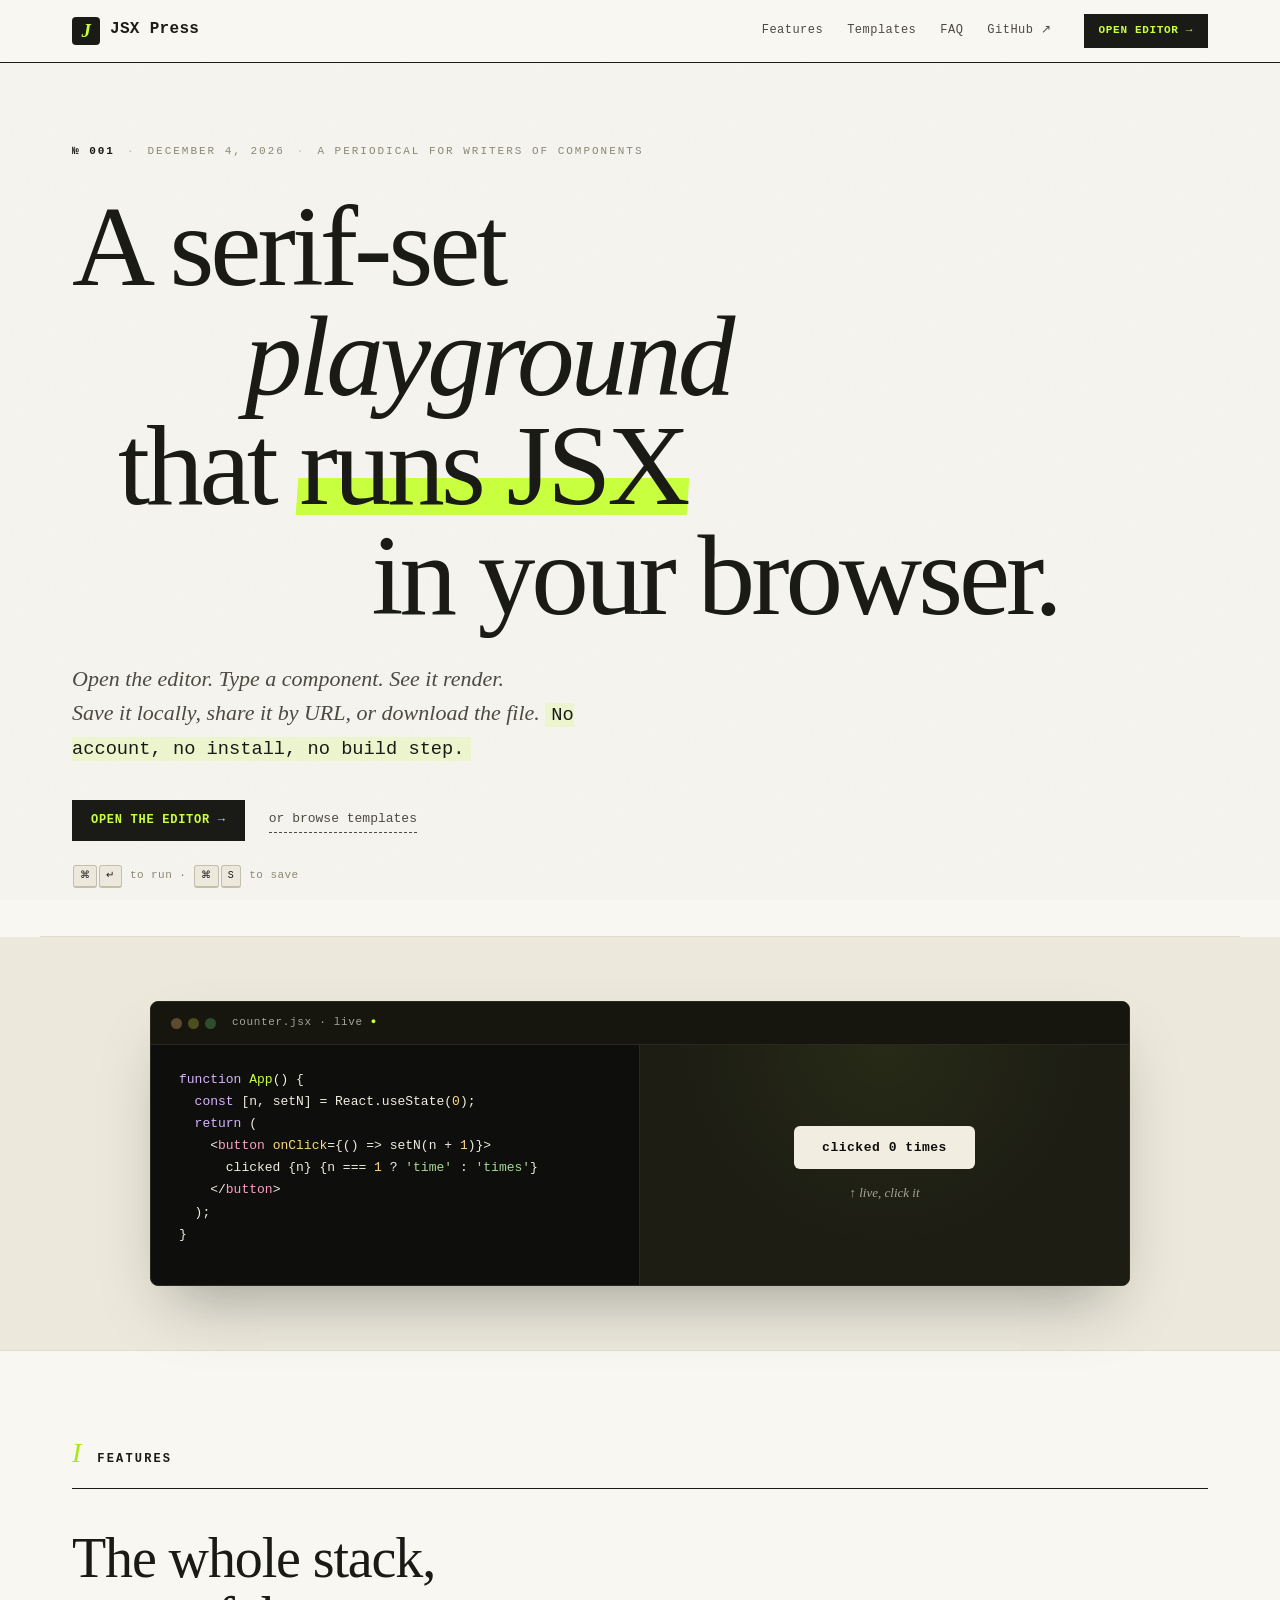
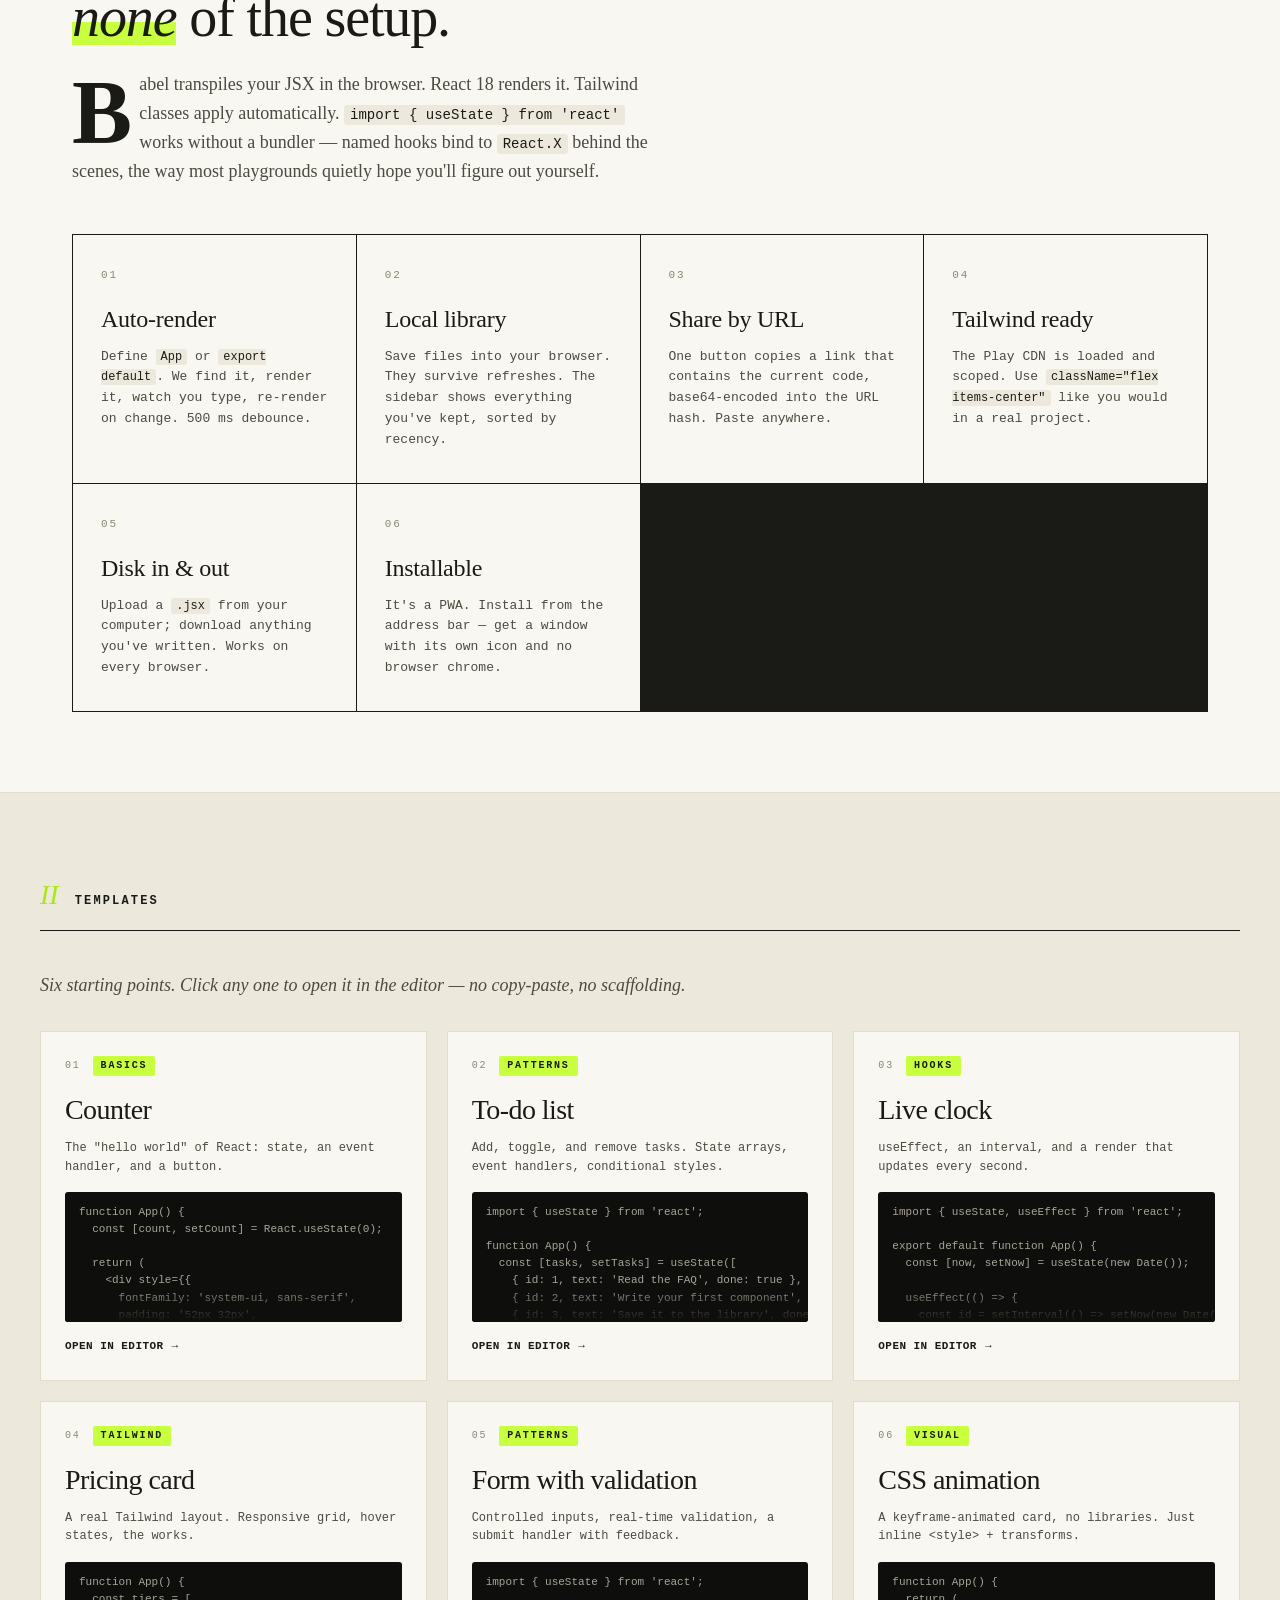
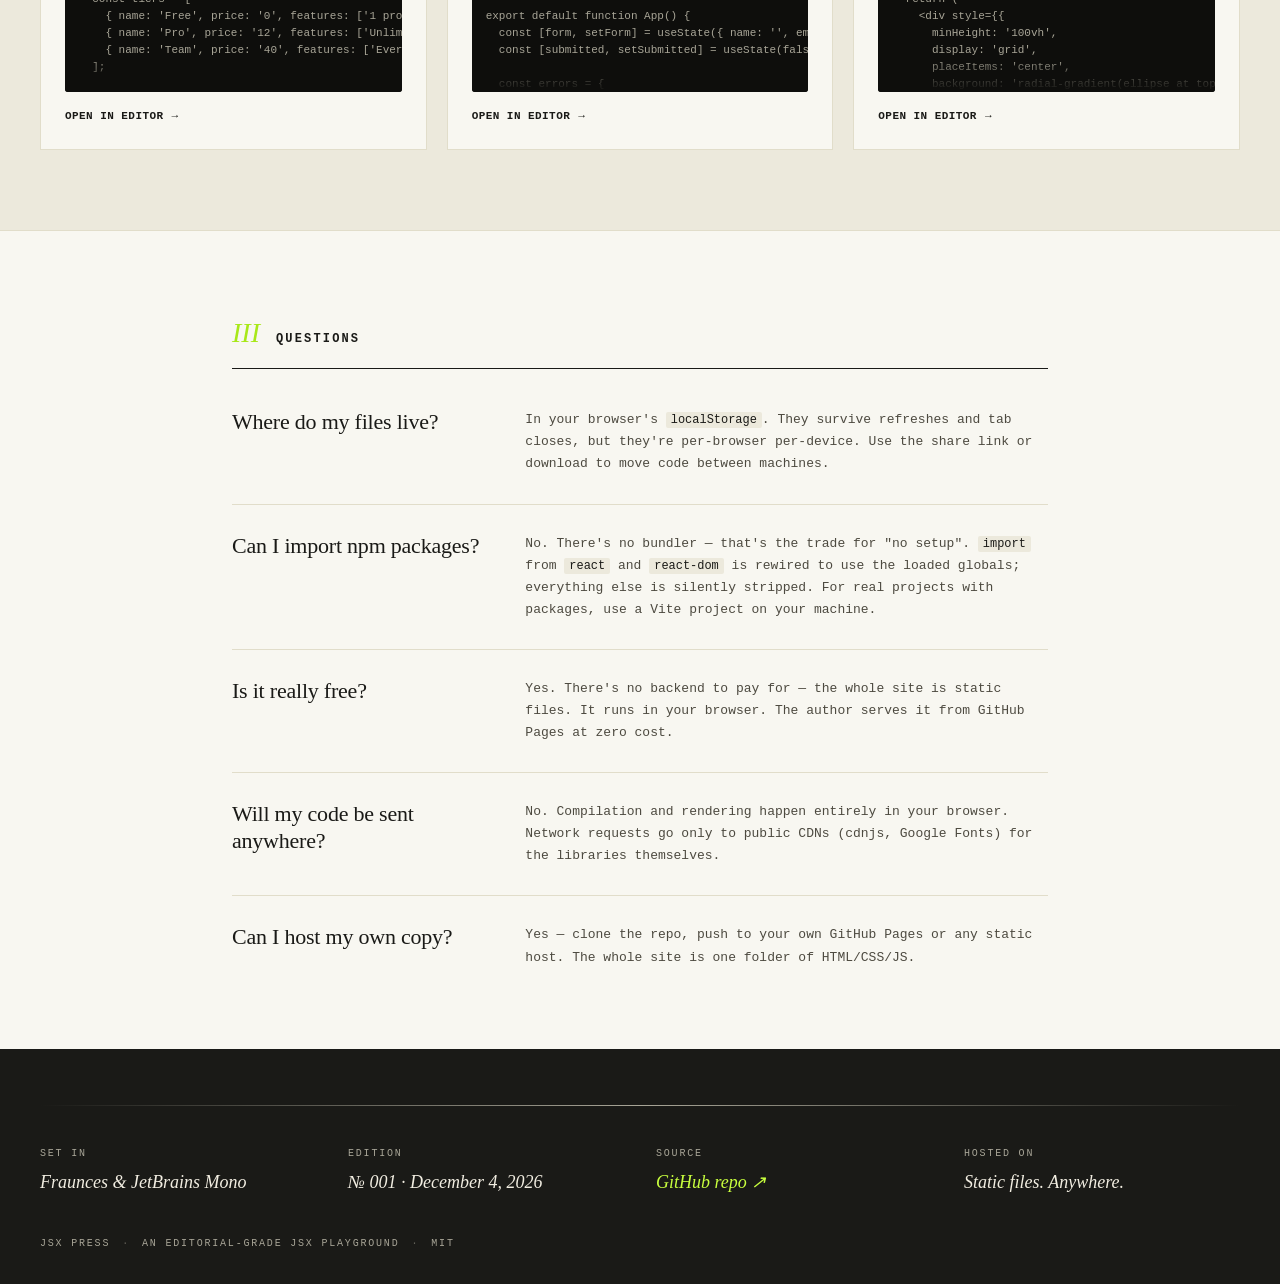
<file: index.html>
<!doctype html>
<html lang="en">
<head>
<meta charset="utf-8">
<meta http-equiv="Content-Security-Policy" content="default-src 'none'; script-src 'self' https://cdnjs.cloudflare.com; style-src 'self' 'unsafe-inline' https://fonts.googleapis.com; font-src https://fonts.gstatic.com; img-src 'self' data:; connect-src 'self'; base-uri 'self'; form-action 'none'; object-src 'none'">
<meta name="viewport" content="width=device-width, initial-scale=1, viewport-fit=cover">
<title>JSX Press · Run JSX in your browser</title>
<meta name="description" content="A focused, browser-based playground for JSX components. No setup, no signup — open it and write code.">
<meta name="theme-color" content="#0e0e0c">

<!-- Open Graph / social -->
<meta property="og:title" content="JSX Press · Run JSX in your browser">
<meta property="og:description" content="A focused, browser-based playground for JSX components. No setup, no signup — open it and write code.">
<meta property="og:type" content="website">
<meta name="twitter:card" content="summary_large_image">
<meta name="twitter:title" content="JSX Press">
<meta name="twitter:description" content="Run JSX in your browser. No setup.">

<link rel="icon" type="image/svg+xml" href="data:image/svg+xml,%3Csvg xmlns='http://www.w3.org/2000/svg' viewBox='0 0 100 100'%3E%3Crect width='100' height='100' rx='14' fill='%230e0e0c'/%3E%3Ctext x='50' y='66' font-family='Georgia,serif' font-size='52' font-style='italic' font-weight='700' text-anchor='middle' fill='%23c8ff3e'%3EJ%3C/text%3E%3C/svg%3E">

<link rel="preconnect" href="https://fonts.googleapis.com">
<link rel="preconnect" href="https://fonts.gstatic.com" crossorigin>
<link href="https://fonts.googleapis.com/css2?family=Fraunces:ital,opsz,wght,SOFT,WONK@0,9..144,400..900,30..100,0..1;1,9..144,400..900,30..100,0..1&family=JetBrains+Mono:ital,wght@0,400;0,500;0,600;1,400&display=swap" rel="stylesheet">
<link rel="stylesheet" href="assets/site.css">
</head>
<body class="page-home">

<header class="masthead">
  <div class="masthead-inner">
    <a class="logo" href="./">
      <span class="logo-mark">J</span>
      <span class="logo-text">JSX&nbsp;Press</span>
    </a>
    <nav class="nav">
      <a href="#features">Features</a>
      <a href="#templates">Templates</a>
      <a href="#faq">FAQ</a>
      <a href="https://github.com" target="_blank" rel="noopener">GitHub ↗</a>
    </nav>
    <a class="cta cta-small" href="editor.html">Open editor →</a>
  </div>
</header>

<!-- ====================================================================
     Hero — set entirely in editorial type, no decoration except a
     subtle acid-green underline on the verb "runs"
==================================================================== -->
<section class="hero">
  <div class="hero-meta">
    <span class="meta-edition">№ 001</span>
    <span class="meta-dot">·</span>
    <span class="meta-date" id="todayDate">—</span>
    <span class="meta-dot">·</span>
    <span class="meta-tag">A periodical for writers of components</span>
  </div>

  <h1 class="hero-title">
    <span class="hero-line-1">A serif-set</span>
    <span class="hero-line-2"><em>playground</em></span>
    <span class="hero-line-3">that <span class="underline-accent">runs JSX</span></span>
    <span class="hero-line-4">in your browser.</span>
  </h1>

  <p class="hero-deck">
    Open the editor. Type a component. See it render. <br>
    Save it locally, share it by URL, or download the file.
    <strong>No account, no install, no build step.</strong>
  </p>

  <div class="hero-actions">
    <a class="cta" href="editor.html">
      <span>Open the editor</span>
      <span class="cta-arrow">→</span>
    </a>
    <a class="cta-ghost" href="#templates">or browse templates</a>
  </div>

  <div class="hero-shortcut">
    <kbd>⌘</kbd><kbd>↵</kbd>
    <span>to run · </span>
    <kbd>⌘</kbd><kbd>S</kbd>
    <span>to save</span>
  </div>
</section>

<!-- ====================================================================
     Demo strip — animated mock terminal showing what the product does
==================================================================== -->
<section class="demo-strip" aria-hidden="true">
  <div class="demo-card">
    <div class="demo-head">
      <div class="demo-dots"><span></span><span></span><span></span></div>
      <div class="demo-title">counter.jsx · live</div>
    </div>
    <div class="demo-body">
      <pre class="demo-code"><code><span class="kw">function</span> <span class="fn">App</span>() {
  <span class="kw">const</span> [n, setN] = React.useState(<span class="num">0</span>);
  <span class="kw">return</span> (
    &lt;<span class="tag">button</span> <span class="attr">onClick</span>={() =&gt; setN(n + <span class="num">1</span>)}&gt;
      clicked {n} {n === <span class="num">1</span> ? <span class="str">'time'</span> : <span class="str">'times'</span>}
    &lt;/<span class="tag">button</span>&gt;
  );
}</code></pre>
      <div class="demo-preview">
        <button id="demoBtn" class="demo-rendered-btn">
          clicked <span id="demoCount">0</span> <span id="demoLabel">times</span>
        </button>
        <span class="demo-tag">↑ live, click it</span>
      </div>
    </div>
  </div>
</section>

<!-- ====================================================================
     Features — set as an editorial article with drop caps, asymmetric
==================================================================== -->
<section class="features" id="features">
  <div class="section-rule">
    <span class="section-num">I</span>
    <span class="section-name">Features</span>
  </div>

  <article class="feature feature-a">
    <header>
      <h2>The whole stack, <em>none</em> of the setup.</h2>
    </header>
    <p class="dropcap">
      <span class="initial">B</span>abel transpiles your JSX in the browser. React 18 renders it.
      Tailwind classes apply automatically. <code>import { useState } from 'react'</code>
      works without a bundler — named hooks bind to <code>React.X</code> behind the scenes,
      the way most playgrounds quietly hope you'll figure out yourself.
    </p>
  </article>

  <div class="feature-grid">
    <article class="feature-tile">
      <div class="tile-num">01</div>
      <h3>Auto-render</h3>
      <p>Define <code>App</code> or <code>export default</code>. We find it, render it, watch you type, re-render on change. 500 ms debounce.</p>
    </article>

    <article class="feature-tile">
      <div class="tile-num">02</div>
      <h3>Local library</h3>
      <p>Save files into your browser. They survive refreshes. The sidebar shows everything you've kept, sorted by recency.</p>
    </article>

    <article class="feature-tile">
      <div class="tile-num">03</div>
      <h3>Share by URL</h3>
      <p>One button copies a link that contains the current code, base64-encoded into the URL hash. Paste anywhere.</p>
    </article>

    <article class="feature-tile">
      <div class="tile-num">04</div>
      <h3>Tailwind ready</h3>
      <p>The Play CDN is loaded and scoped. Use <code>className="flex items-center"</code> like you would in a real project.</p>
    </article>

    <article class="feature-tile">
      <div class="tile-num">05</div>
      <h3>Disk in & out</h3>
      <p>Upload a <code>.jsx</code> from your computer; download anything you've written. Works on every browser.</p>
    </article>

    <article class="feature-tile">
      <div class="tile-num">06</div>
      <h3>Installable</h3>
      <p>It's a PWA. Install from the address bar — get a window with its own icon and no browser chrome.</p>
    </article>
  </div>
</section>

<!-- ====================================================================
     Templates gallery — editorial cards, opens straight in the editor
==================================================================== -->
<section class="templates" id="templates">
  <div class="section-rule">
    <span class="section-num">II</span>
    <span class="section-name">Templates</span>
  </div>

  <p class="section-deck">
    Six starting points. Click any one to open it in the editor —
    no copy-paste, no scaffolding.
  </p>

  <div class="template-grid" id="templateGrid">
    <!-- Filled by templates.js so the editor + this page share the same source of truth -->
  </div>
</section>

<!-- ====================================================================
     FAQ — designed like a printed Q&A column
==================================================================== -->
<section class="faq" id="faq">
  <div class="section-rule">
    <span class="section-num">III</span>
    <span class="section-name">Questions</span>
  </div>

  <dl class="qa-list">
    <div class="qa">
      <dt>Where do my files live?</dt>
      <dd>In your browser's <code>localStorage</code>. They survive refreshes and tab closes, but they're per-browser per-device. Use the share link or download to move code between machines.</dd>
    </div>
    <div class="qa">
      <dt>Can I import npm packages?</dt>
      <dd>No. There's no bundler — that's the trade for "no setup". <code>import</code> from <code>react</code> and <code>react-dom</code> is rewired to use the loaded globals; everything else is silently stripped. For real projects with packages, use a Vite project on your machine.</dd>
    </div>
    <div class="qa">
      <dt>Is it really free?</dt>
      <dd>Yes. There's no backend to pay for — the whole site is static files. It runs in your browser. The author serves it from GitHub Pages at zero cost.</dd>
    </div>
    <div class="qa">
      <dt>Will my code be sent anywhere?</dt>
      <dd>No. Compilation and rendering happen entirely in your browser. Network requests go only to public CDNs (cdnjs, Google Fonts) for the libraries themselves.</dd>
    </div>
    <div class="qa">
      <dt>Can I host my own copy?</dt>
      <dd>Yes — clone the repo, push to your own GitHub Pages or any static host. The whole site is one folder of HTML/CSS/JS.</dd>
    </div>
  </dl>
</section>

<!-- ====================================================================
     Footer — colophon style, set in the typeface
==================================================================== -->
<footer class="colophon">
  <div class="colo-rule"></div>
  <div class="colo-grid">
    <div>
      <div class="colo-label">Set in</div>
      <div class="colo-value">Fraunces &amp; JetBrains Mono</div>
    </div>
    <div>
      <div class="colo-label">Edition</div>
      <div class="colo-value">№ 001 · <span id="todayDate2">—</span></div>
    </div>
    <div>
      <div class="colo-label">Source</div>
      <div class="colo-value"><a href="https://github.com" target="_blank" rel="noopener">GitHub repo ↗</a></div>
    </div>
    <div>
      <div class="colo-label">Hosted on</div>
      <div class="colo-value">Static files. Anywhere.</div>
    </div>
  </div>
  <div class="colo-credit">
    <span>JSX Press</span>
    <span class="dot">·</span>
    <span>An editorial-grade JSX playground</span>
    <span class="dot">·</span>
    <span>MIT</span>
  </div>
</footer>

<script src="assets/templates.js"></script>
<script src="assets/home.js"></script>
</body>
</html>
</file>
<file: assets/site.css>
/* =============================================================================
   JSX Press — site-wide styles
   Aesthetic: editorial / magazine / technical printer.
     · Display: Fraunces (serif, can go wonky-italic)
     · Body / chrome: JetBrains Mono
     · Paper-cream background
     · Single accent: acid green (#c8ff3e)
   ============================================================================= */

:root {
  /* Paper / ink palette */
  --paper:        #f8f7f1;   /* warm off-white, like uncoated stock */
  --paper-deep:   #ece9dc;   /* slightly tinted for sections */
  --paper-fold:   #e1ddca;   /* divider tone */
  --ink:          #1a1a17;   /* near-black, warm */
  --ink-soft:     #4d4a40;
  --ink-faint:    #8c8775;
  --ink-trace:    #c4bfac;

  /* Dark surfaces (editor, demo terminal) */
  --night:        #0e0e0c;
  --night-1:      #16160f;
  --night-2:      #1d1d14;
  --night-rule:   #2a2920;
  --night-ink:    #f1ede1;
  --night-faint:  #a8a597;

  /* Accent — single, used sparingly for emphasis */
  --acid:         #c8ff3e;
  --acid-deep:    #a8e818;
  --acid-soft:    rgba(200, 255, 62, 0.18);

  /* Type */
  --serif:        'Fraunces', 'Iowan Old Style', Georgia, serif;
  --mono:         'JetBrains Mono', ui-monospace, 'SF Mono', Menlo, monospace;
}

* { box-sizing: border-box; margin: 0; padding: 0; }

html { scroll-behavior: smooth; }

body {
  font-family: var(--mono);
  font-size: 14px;
  line-height: 1.6;
  color: var(--ink);
  background: var(--paper);
  -webkit-font-smoothing: antialiased;
  text-rendering: optimizeLegibility;
}

/* ---- Paper grain — subtle SVG noise overlay ---- */
body.page-home::before {
  content: '';
  position: fixed; inset: 0;
  z-index: 0;
  pointer-events: none;
  opacity: 0.5;
  background-image: url("data:image/svg+xml,%3Csvg xmlns='http://www.w3.org/2000/svg' width='200' height='200'%3E%3Cfilter id='n'%3E%3CfeTurbulence type='fractalNoise' baseFrequency='0.85' numOctaves='2' stitchTiles='stitch'/%3E%3CfeColorMatrix values='0 0 0 0 0 0 0 0 0 0 0 0 0 0 0 0 0 0 0.06 0'/%3E%3C/filter%3E%3Crect width='100%25' height='100%25' filter='url(%23n)'/%3E%3C/svg%3E");
  mix-blend-mode: multiply;
}

a { color: inherit; }

::selection {
  background: var(--acid);
  color: var(--ink);
}

/* =========================================================================
   Masthead — runs across the top of the landing page
   ========================================================================= */
.masthead {
  border-bottom: 1px solid var(--ink);
  background: var(--paper);
  position: sticky;
  top: 0;
  z-index: 50;
  backdrop-filter: blur(8px);
}
.masthead-inner {
  max-width: 1200px;
  margin: 0 auto;
  padding: 14px 32px;
  display: flex;
  align-items: center;
  gap: 32px;
}

.logo {
  display: inline-flex;
  align-items: baseline;
  gap: 10px;
  text-decoration: none;
  color: var(--ink);
  font-family: var(--serif);
  font-weight: 700;
  font-size: 22px;
  font-style: italic;
  letter-spacing: -0.02em;
}
.logo-mark {
  display: inline-grid;
  place-items: center;
  width: 28px;
  height: 28px;
  background: var(--ink);
  color: var(--acid);
  border-radius: 4px;
  font-family: var(--serif);
  font-style: italic;
  font-weight: 700;
  font-size: 19px;
  line-height: 1;
  padding-bottom: 1px;
  align-self: center;
}
.logo-text { font-style: normal; font-weight: 700; font-size: 16px; font-family: var(--mono); letter-spacing: 0.02em; }

.nav {
  display: flex;
  gap: 24px;
  margin-left: auto;
  font-family: var(--mono);
  font-size: 12px;
  letter-spacing: 0.04em;
}
.nav a {
  color: var(--ink-soft);
  text-decoration: none;
  transition: color 0.15s;
  padding: 4px 0;
  border-bottom: 1px solid transparent;
}
.nav a:hover { color: var(--ink); border-bottom-color: var(--ink); }

.cta, .cta-small {
  display: inline-flex;
  align-items: center;
  gap: 8px;
  padding: 10px 18px;
  background: var(--ink);
  color: var(--acid);
  text-decoration: none;
  font-family: var(--mono);
  font-size: 12px;
  font-weight: 600;
  letter-spacing: 0.06em;
  text-transform: uppercase;
  border: 1px solid var(--ink);
  transition: all 0.15s;
}
.cta:hover, .cta-small:hover {
  background: var(--acid);
  color: var(--ink);
  border-color: var(--acid);
}
.cta-small { padding: 7px 14px; font-size: 11px; }

.cta-arrow { transition: transform 0.18s; display: inline-block; }
.cta:hover .cta-arrow { transform: translateX(3px); }

.cta-ghost {
  font-family: var(--mono);
  font-size: 13px;
  color: var(--ink-soft);
  text-decoration: none;
  border-bottom: 1px dashed var(--ink-soft);
  padding-bottom: 2px;
  transition: color 0.15s, border-color 0.15s;
}
.cta-ghost:hover { color: var(--ink); border-bottom-color: var(--ink); }

/* =========================================================================
   Hero — pure typography
   ========================================================================= */
.hero {
  position: relative;
  z-index: 1;
  max-width: 1200px;
  margin: 0 auto;
  padding: 80px 32px 48px;
  border-bottom: 1px solid var(--paper-fold);
}

.hero-meta {
  font-family: var(--mono);
  font-size: 11px;
  letter-spacing: 0.18em;
  text-transform: uppercase;
  color: var(--ink-faint);
  margin-bottom: 32px;
  display: flex;
  gap: 12px;
  flex-wrap: wrap;
}
.meta-edition { color: var(--ink); font-weight: 600; }
.meta-dot { opacity: 0.5; }

.hero-title {
  font-family: var(--serif);
  font-weight: 500;
  font-size: clamp(48px, 9vw, 128px);
  line-height: 0.95;
  letter-spacing: -0.035em;
  margin-bottom: 32px;
  color: var(--ink);
  font-variation-settings: 'opsz' 144, 'SOFT' 50, 'WONK' 1;
}
.hero-title em {
  font-style: italic;
  font-weight: 500;
  font-variation-settings: 'opsz' 144, 'SOFT' 100, 'WONK' 1;
}
.hero-line-1, .hero-line-2, .hero-line-3, .hero-line-4 {
  display: block;
}
.hero-line-2 { padding-left: 1.5em; }
.hero-line-3 { padding-left: 0.4em; }
.hero-line-4 { padding-left: 2.6em; }

.underline-accent {
  position: relative;
  display: inline-block;
  white-space: nowrap;
}
.underline-accent::after {
  content: '';
  position: absolute;
  left: -2px; right: -2px;
  bottom: 0.05em;
  height: 0.32em;
  background: var(--acid);
  z-index: -1;
  transform: skewX(-4deg);
}

.hero-deck {
  font-family: var(--serif);
  font-size: clamp(17px, 1.8vw, 22px);
  font-style: italic;
  font-weight: 400;
  color: var(--ink-soft);
  line-height: 1.55;
  max-width: 540px;
  margin-bottom: 36px;
  font-variation-settings: 'opsz' 24;
}
.hero-deck strong {
  font-style: normal;
  font-weight: 500;
  color: var(--ink);
  font-family: var(--mono);
  font-size: 0.85em;
  background: var(--acid-soft);
  padding: 1px 6px;
  border-radius: 2px;
}

.hero-actions {
  display: flex;
  align-items: center;
  gap: 24px;
  flex-wrap: wrap;
  margin-bottom: 24px;
}

.hero-shortcut {
  font-family: var(--mono);
  font-size: 11px;
  color: var(--ink-faint);
  letter-spacing: 0.04em;
}
.hero-shortcut kbd {
  display: inline-block;
  padding: 2px 6px;
  background: var(--paper-deep);
  border: 1px solid var(--ink-trace);
  border-bottom-width: 2px;
  border-radius: 3px;
  font-family: var(--mono);
  font-size: 10px;
  color: var(--ink);
  margin: 0 1px;
}

/* =========================================================================
   Demo strip — fake terminal showing JSX + a real interactive button
   ========================================================================= */
.demo-strip {
  position: relative;
  z-index: 1;
  background: var(--paper-deep);
  border-bottom: 1px solid var(--paper-fold);
  padding: 64px 32px;
  display: flex;
  justify-content: center;
}

.demo-card {
  width: 100%;
  max-width: 980px;
  background: var(--night);
  border-radius: 8px;
  overflow: hidden;
  box-shadow: 0 32px 60px -20px rgba(26, 26, 23, 0.35);
  border: 1px solid var(--night-rule);
}

.demo-head {
  display: flex;
  align-items: center;
  gap: 16px;
  padding: 12px 20px;
  background: var(--night-1);
  border-bottom: 1px solid var(--night-rule);
}
.demo-dots { display: flex; gap: 6px; }
.demo-dots span {
  width: 11px; height: 11px;
  border-radius: 50%;
  background: var(--night-rule);
}
.demo-dots span:nth-child(1) { background: #5d4a30; }
.demo-dots span:nth-child(2) { background: #4d4d20; }
.demo-dots span:nth-child(3) { background: #2d4d2d; }
.demo-title {
  font-family: var(--mono);
  font-size: 11px;
  color: var(--night-faint);
  letter-spacing: 0.06em;
}
.demo-title::after {
  content: '●';
  color: var(--acid);
  margin-left: 8px;
  font-size: 9px;
  vertical-align: middle;
  animation: pulse 1.6s ease-in-out infinite;
}
@keyframes pulse { 50% { opacity: 0.3; } }

.demo-body {
  display: grid;
  grid-template-columns: 1fr 1fr;
  min-height: 240px;
}
.demo-code {
  padding: 24px 28px;
  font-family: var(--mono);
  font-size: 13px;
  line-height: 1.7;
  color: var(--night-ink);
  overflow-x: auto;
  border-right: 1px solid var(--night-rule);
}
.demo-code .kw   { color: #d8b4ff; }
.demo-code .fn   { color: #c8ff3e; }
.demo-code .num  { color: #ffd97a; }
.demo-code .str  { color: #a8d896; }
.demo-code .tag  { color: #ff9ec5; }
.demo-code .attr { color: #ffd97a; }

.demo-preview {
  padding: 28px;
  display: flex;
  flex-direction: column;
  align-items: center;
  justify-content: center;
  gap: 14px;
  background:
    radial-gradient(ellipse at top, rgba(200, 255, 62, 0.06), transparent 60%),
    var(--night-2);
}
.demo-rendered-btn {
  padding: 14px 28px;
  background: var(--night-ink);
  color: var(--night);
  border: none;
  border-radius: 6px;
  font-family: var(--mono);
  font-size: 13px;
  font-weight: 600;
  letter-spacing: 0.04em;
  cursor: pointer;
  transition: transform 0.08s;
}
.demo-rendered-btn:hover { background: var(--acid); }
.demo-rendered-btn:active { transform: scale(0.97); }
.demo-rendered-btn.pulse {
  animation: btnPulse 0.4s ease-out;
}
@keyframes btnPulse {
  0%   { box-shadow: 0 0 0 0 rgba(200, 255, 62, 0.7); }
  100% { box-shadow: 0 0 0 16px rgba(200, 255, 62, 0); }
}
.demo-tag {
  font-family: var(--serif);
  font-style: italic;
  font-size: 13px;
  color: var(--night-faint);
}

/* =========================================================================
   Section rule — recurring header pattern: Roman numeral + label + line
   ========================================================================= */
.section-rule {
  display: flex;
  align-items: baseline;
  gap: 16px;
  padding-bottom: 12px;
  border-bottom: 1px solid var(--ink);
  margin-bottom: 40px;
}
.section-num {
  font-family: var(--serif);
  font-style: italic;
  font-weight: 500;
  font-size: 28px;
  color: var(--acid-deep);
}
.section-name {
  font-family: var(--mono);
  font-size: 12px;
  letter-spacing: 0.18em;
  text-transform: uppercase;
  color: var(--ink);
  font-weight: 600;
}

.section-deck {
  font-family: var(--serif);
  font-style: italic;
  font-size: 18px;
  color: var(--ink-soft);
  margin-bottom: 32px;
  max-width: 600px;
}

/* =========================================================================
   Features
   ========================================================================= */
.features {
  position: relative;
  z-index: 1;
  max-width: 1200px;
  margin: 0 auto;
  padding: 80px 32px;
}

.feature-a header h2 {
  font-family: var(--serif);
  font-weight: 500;
  font-size: clamp(32px, 5vw, 56px);
  line-height: 1.05;
  letter-spacing: -0.02em;
  margin-bottom: 24px;
  max-width: 14ch;
}
.feature-a header h2 em {
  font-style: italic;
  color: var(--ink);
  position: relative;
}
.feature-a header h2 em::after {
  content: '';
  position: absolute;
  left: 0; right: 0;
  bottom: 0.05em;
  height: 0.4em;
  background: var(--acid);
  z-index: -1;
}

.dropcap {
  font-family: var(--serif);
  font-size: 18px;
  line-height: 1.6;
  color: var(--ink-soft);
  max-width: 64ch;
  margin-bottom: 48px;
}
.dropcap .initial {
  float: left;
  font-family: var(--serif);
  font-size: 5em;
  line-height: 0.85;
  font-weight: 700;
  color: var(--ink);
  margin: 0.05em 0.08em -0.1em 0;
  font-variation-settings: 'opsz' 144;
}
.dropcap code {
  font-family: var(--mono);
  font-size: 0.78em;
  background: var(--paper-deep);
  padding: 2px 6px;
  border-radius: 3px;
  color: var(--ink);
  font-style: normal;
}

.feature-grid {
  display: grid;
  grid-template-columns: repeat(auto-fit, minmax(260px, 1fr));
  gap: 1px;
  background: var(--ink);
  border: 1px solid var(--ink);
  margin-top: 48px;
}
.feature-tile {
  background: var(--paper);
  padding: 32px 28px;
  position: relative;
  transition: background 0.2s;
}
.feature-tile:hover { background: var(--paper-deep); }
.tile-num {
  font-family: var(--mono);
  font-size: 11px;
  letter-spacing: 0.18em;
  color: var(--ink-faint);
  margin-bottom: 16px;
}
.feature-tile h3 {
  font-family: var(--serif);
  font-size: 24px;
  font-weight: 500;
  letter-spacing: -0.01em;
  margin-bottom: 8px;
  color: var(--ink);
}
.feature-tile p {
  font-family: var(--mono);
  font-size: 13px;
  line-height: 1.6;
  color: var(--ink-soft);
}
.feature-tile code {
  font-family: var(--mono);
  font-size: 0.92em;
  background: var(--paper-deep);
  color: var(--ink);
  padding: 1px 5px;
  border-radius: 2px;
}

/* =========================================================================
   Templates gallery
   ========================================================================= */
.templates {
  position: relative;
  z-index: 1;
  background: var(--paper-deep);
  padding: 80px 32px;
  border-top: 1px solid var(--paper-fold);
  border-bottom: 1px solid var(--paper-fold);
}
.templates .section-rule,
.templates .section-deck,
.template-grid {
  max-width: 1200px;
  margin-left: auto;
  margin-right: auto;
}

.template-grid {
  display: grid;
  grid-template-columns: repeat(auto-fill, minmax(320px, 1fr));
  gap: 20px;
}

.tpl-card {
  display: flex;
  flex-direction: column;
  background: var(--paper);
  padding: 24px;
  text-decoration: none;
  color: inherit;
  border: 1px solid var(--paper-fold);
  transition: all 0.18s;
  position: relative;
  animation: tpl-in 0.6s cubic-bezier(0.2, 0.8, 0.2, 1) backwards;
  animation-delay: calc(var(--i) * 0.05s);
}
@keyframes tpl-in {
  from { opacity: 0; transform: translateY(12px); }
  to   { opacity: 1; transform: translateY(0); }
}
.tpl-card:hover {
  transform: translateY(-3px);
  border-color: var(--ink);
  box-shadow: 4px 4px 0 0 var(--ink);
}

.tpl-meta {
  display: flex;
  align-items: center;
  gap: 12px;
  margin-bottom: 12px;
  font-family: var(--mono);
  font-size: 10px;
  letter-spacing: 0.18em;
  text-transform: uppercase;
}
.tpl-num { color: var(--ink-faint); }
.tpl-kind {
  color: var(--ink);
  background: var(--acid);
  padding: 2px 8px;
  border-radius: 2px;
  font-weight: 600;
}

.tpl-name {
  font-family: var(--serif);
  font-size: 28px;
  font-weight: 500;
  letter-spacing: -0.02em;
  margin-bottom: 6px;
  color: var(--ink);
}
.tpl-desc {
  font-family: var(--mono);
  font-size: 12px;
  line-height: 1.55;
  color: var(--ink-soft);
  margin-bottom: 16px;
}
.tpl-code {
  font-family: var(--mono);
  font-size: 11px;
  line-height: 1.55;
  background: var(--night);
  color: var(--night-faint);
  padding: 12px 14px;
  border-radius: 3px;
  overflow: hidden;
  max-height: 130px;
  white-space: pre;
  margin-bottom: 16px;
  position: relative;
}
.tpl-code::after {
  content: '';
  position: absolute;
  left: 0; right: 0; bottom: 0;
  height: 36px;
  background: linear-gradient(to bottom, transparent, var(--night));
  pointer-events: none;
}

.tpl-action {
  margin-top: auto;
  display: flex;
  align-items: center;
  gap: 8px;
  font-family: var(--mono);
  font-size: 11px;
  letter-spacing: 0.04em;
  color: var(--ink);
  text-transform: uppercase;
  font-weight: 600;
}
.tpl-arrow { transition: transform 0.18s; }
.tpl-card:hover .tpl-arrow { transform: translateX(4px); }

/* =========================================================================
   FAQ — printed Q&A
   ========================================================================= */
.faq {
  position: relative;
  z-index: 1;
  max-width: 880px;
  margin: 0 auto;
  padding: 80px 32px;
}

.qa-list {
  display: flex;
  flex-direction: column;
  gap: 28px;
}
.qa {
  display: grid;
  grid-template-columns: 1fr 2fr;
  gap: 32px;
  padding-bottom: 28px;
  border-bottom: 1px solid var(--paper-fold);
}
.qa:last-child { border-bottom: none; padding-bottom: 0; }
.qa dt {
  font-family: var(--serif);
  font-size: 22px;
  font-weight: 500;
  line-height: 1.2;
  color: var(--ink);
  letter-spacing: -0.01em;
}
.qa dd {
  font-family: var(--mono);
  font-size: 13px;
  line-height: 1.7;
  color: var(--ink-soft);
}
.qa code {
  font-family: var(--mono);
  background: var(--paper-deep);
  padding: 1px 5px;
  border-radius: 2px;
  color: var(--ink);
  font-size: 0.92em;
}

/* =========================================================================
   Colophon (footer)
   ========================================================================= */
.colophon {
  position: relative;
  z-index: 1;
  background: var(--ink);
  color: var(--night-ink);
  padding: 56px 32px 32px;
}
.colo-rule {
  max-width: 1200px;
  margin: 0 auto 40px;
  height: 1px;
  background: linear-gradient(to right, transparent, var(--night-faint), transparent);
}
.colo-grid {
  max-width: 1200px;
  margin: 0 auto;
  display: grid;
  grid-template-columns: repeat(auto-fit, minmax(180px, 1fr));
  gap: 32px;
  margin-bottom: 40px;
}
.colo-label {
  font-family: var(--mono);
  font-size: 10px;
  letter-spacing: 0.18em;
  text-transform: uppercase;
  color: var(--night-faint);
  margin-bottom: 6px;
}
.colo-value {
  font-family: var(--serif);
  font-style: italic;
  font-size: 18px;
  color: var(--night-ink);
}
.colo-value a {
  color: var(--acid);
  text-decoration: none;
  border-bottom: 1px solid transparent;
  transition: border-color 0.15s;
}
.colo-value a:hover { border-bottom-color: var(--acid); }

.colo-credit {
  max-width: 1200px;
  margin: 0 auto;
  font-family: var(--mono);
  font-size: 10px;
  letter-spacing: 0.18em;
  text-transform: uppercase;
  color: var(--night-faint);
  display: flex;
  flex-wrap: wrap;
  gap: 12px;
  align-items: center;
}
.colo-credit .dot { opacity: 0.5; }

/* =========================================================================
   Responsive
   ========================================================================= */
@media (max-width: 800px) {
  .masthead-inner { padding: 12px 18px; gap: 12px; flex-wrap: wrap; }
  .nav { gap: 14px; font-size: 11px; order: 4; width: 100%; margin: 0; }
  .cta-small { margin-left: auto; }

  .hero { padding: 48px 18px 32px; }
  .hero-line-2, .hero-line-3, .hero-line-4 { padding-left: 0; }
  .hero-deck { font-size: 16px; }

  .demo-body { grid-template-columns: 1fr; }
  .demo-code { border-right: none; border-bottom: 1px solid var(--night-rule); }
  .demo-strip { padding: 40px 18px; }

  .features { padding: 48px 18px; }
  .feature-a header h2 { font-size: 32px; }

  .templates { padding: 48px 18px; }

  .qa { grid-template-columns: 1fr; gap: 12px; }
  .qa dt { font-size: 19px; }

  .faq { padding: 48px 18px; }
  .colophon { padding: 40px 18px 24px; }
}
</file>
